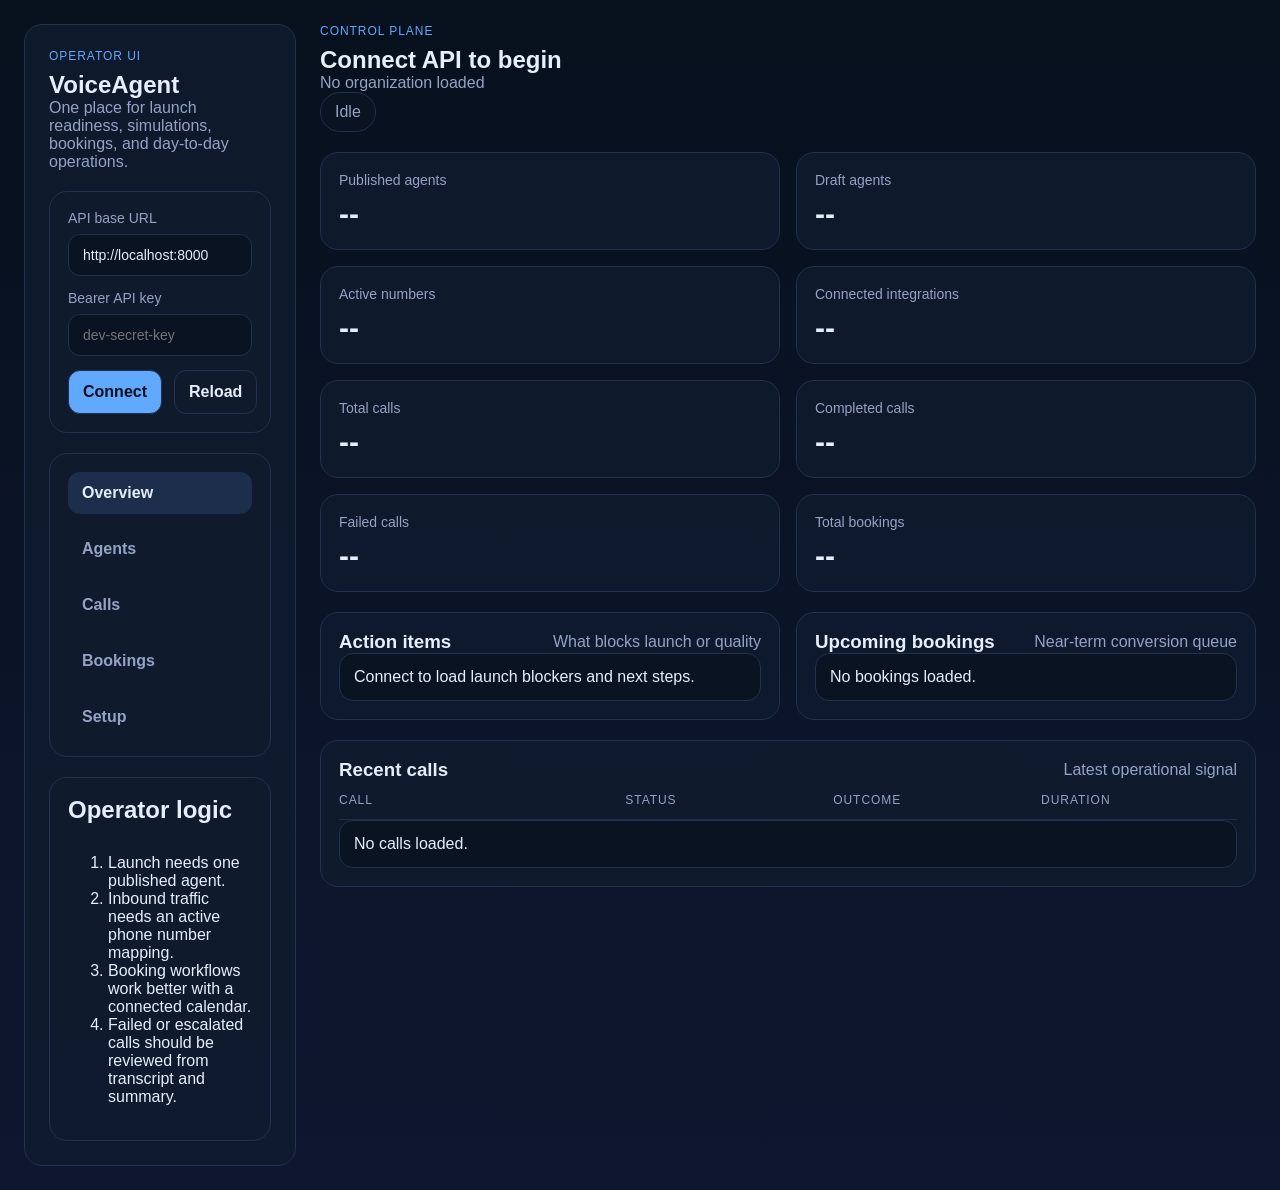
<file: apps/web/index.html>
<!DOCTYPE html>
<html lang="en">
  <head>
    <meta charset="UTF-8" />
    <meta name="viewport" content="width=device-width, initial-scale=1.0" />
    <title>VoiceAgent Control Plane</title>
    <meta
      name="description"
      content="VoiceAgent control plane for operators running agents, calls, bookings, phone numbers, and integrations."
    />
    <link rel="stylesheet" href="./styles.css" />
  </head>
  <body>
    <div class="shell">
      <aside class="sidebar">
        <div>
          <p class="eyebrow">Operator UI</p>
          <h1>VoiceAgent</h1>
          <p class="sidebar-copy">One place for launch readiness, simulations, bookings, and day-to-day operations.</p>
        </div>

        <form id="auth-form" class="panel auth-panel">
          <label>
            API base URL
            <input id="api-base" type="url" value="http://localhost:8000" required />
          </label>
          <label>
            Bearer API key
            <input id="api-key" type="password" placeholder="dev-secret-key" required />
          </label>
          <div class="button-row">
            <button type="submit">Connect</button>
            <button id="reload-button" type="button" class="button-secondary">Reload</button>
          </div>
        </form>

        <nav class="panel nav-panel" id="nav-tabs">
          <button type="button" class="nav-button active" data-tab-target="overview">Overview</button>
          <button type="button" class="nav-button" data-tab-target="agents">Agents</button>
          <button type="button" class="nav-button" data-tab-target="calls">Calls</button>
          <button type="button" class="nav-button" data-tab-target="bookings">Bookings</button>
          <button type="button" class="nav-button" data-tab-target="setup">Setup</button>
        </nav>

        <div class="panel notes-panel">
          <h2>Operator logic</h2>
          <ol>
            <li>Launch needs one published agent.</li>
            <li>Inbound traffic needs an active phone number mapping.</li>
            <li>Booking workflows work better with a connected calendar.</li>
            <li>Failed or escalated calls should be reviewed from transcript and summary.</li>
          </ol>
        </div>
      </aside>

      <main class="content">
        <header class="hero">
          <div>
            <p class="eyebrow">Control plane</p>
            <h2 id="org-name">Connect API to begin</h2>
            <p id="org-slug" class="muted">No organization loaded</p>
          </div>
          <div class="hero-actions">
            <span id="status-pill" class="status-pill">Idle</span>
          </div>
        </header>

        <section id="error-banner" class="banner banner-error hidden"></section>
        <section id="success-banner" class="banner banner-success hidden"></section>

        <section class="tab-section active" data-tab="overview">
          <section class="grid" id="snapshot-grid"></section>

          <section class="two-column">
            <div class="panel">
              <div class="section-head">
                <h3>Action items</h3>
                <span>What blocks launch or quality</span>
              </div>
              <div id="action-items" class="list"></div>
            </div>
            <div class="panel">
              <div class="section-head">
                <h3>Upcoming bookings</h3>
                <span>Near-term conversion queue</span>
              </div>
              <div id="overview-bookings" class="list"></div>
            </div>
          </section>

          <section class="panel">
            <div class="section-head">
              <h3>Recent calls</h3>
              <span>Latest operational signal</span>
            </div>
            <div id="overview-calls" class="table"></div>
          </section>
        </section>

        <section class="tab-section" data-tab="agents">
          <section class="two-column">
            <form id="agent-form" class="panel form-panel">
              <div class="section-head">
                <h3>Create agent</h3>
                <span>Draft from a template, optionally publish</span>
              </div>
              <label>
                Template
                <select id="agent-template" required></select>
              </label>
              <label>
                Agent name
                <input id="agent-name" type="text" placeholder="Front Desk" required />
              </label>
              <label>
                Timezone
                <input id="agent-timezone" type="text" value="Asia/Almaty" required />
              </label>
              <label>
                Default language
                <input id="agent-language" type="text" value="ru" required />
              </label>
              <label>
                Business hours
                <input id="agent-hours" type="text" value="09:00-18:00" required />
              </label>
              <label class="checkbox-row">
                <input id="agent-publish" type="checkbox" />
                Publish immediately after creation
              </label>
              <button type="submit">Create agent</button>
            </form>

            <div class="panel">
              <div class="section-head">
                <h3>Agent roster</h3>
                <span>Drafts, published versions, and next actions</span>
              </div>
              <div id="agents-list" class="table"></div>
            </div>
          </section>
        </section>

        <section class="tab-section" data-tab="calls">
          <section class="two-column calls-grid">
            <form id="call-form" class="panel form-panel">
              <div class="section-head">
                <h3>Run test call</h3>
                <span>Exercise STT - LLM - TTS from the control plane</span>
              </div>
              <label>
                Agent
                <select id="call-agent" required></select>
              </label>
              <label>
                Phone number mapping
                <select id="call-phone-number"></select>
              </label>
              <label>
                Caller number
                <input id="call-from-number" type="text" value="+77011234567" required />
              </label>
              <label>
                Destination number
                <input id="call-to-number" type="text" value="+77021234567" required />
              </label>
              <label>
                Voice
                <input id="call-voice" type="text" value="alloy" required />
              </label>
              <label>
                Caller message
                <textarea id="call-input" rows="4" required>I would like to book an appointment tomorrow after lunch.</textarea>
              </label>
              <label>
                Completion outcome
                <select id="call-outcome">
                  <option value="faq_resolved">faq_resolved</option>
                  <option value="booking_created">booking_created</option>
                  <option value="lead_captured">lead_captured</option>
                  <option value="escalated">escalated</option>
                  <option value="abandoned">abandoned</option>
                  <option value="failed">failed</option>
                </select>
              </label>
              <label>
                Simulated duration (seconds)
                <input id="call-duration" type="number" min="5" value="90" required />
              </label>
              <label class="checkbox-row">
                <input id="call-auto-complete" type="checkbox" checked />
                Auto-complete the simulated call
              </label>
              <button type="submit">Run simulation</button>
            </form>

            <div class="panel">
              <div class="section-head">
                <h3>Call inspector</h3>
                <span>Transcript, summary, and runtime output</span>
              </div>
              <div id="call-inspector" class="inspector"></div>
            </div>
          </section>

          <section class="panel">
            <div class="section-head">
              <h3>Recent calls</h3>
              <span>Inspect failures, durations, and summaries</span>
            </div>
            <div id="calls-list" class="table"></div>
          </section>
        </section>

        <section class="tab-section" data-tab="bookings">
          <section class="two-column">
            <form id="booking-form" class="panel form-panel">
              <div class="section-head">
                <h3>Create booking</h3>
                <span>Manual fallback when an operator needs to intervene</span>
              </div>
              <label>
                Agent
                <select id="booking-agent" required></select>
              </label>
              <label>
                Contact name
                <input id="booking-name" type="text" placeholder="Alina" required />
              </label>
              <label>
                Contact phone
                <input id="booking-phone" type="text" value="+77011234567" required />
              </label>
              <label>
                Service
                <input id="booking-service" type="text" value="consultation" required />
              </label>
              <label>
                Start at
                <input id="booking-start" type="datetime-local" required />
              </label>
              <div class="button-row">
                <button type="submit">Create booking</button>
                <button id="booking-refresh-slots" type="button" class="button-secondary">Refresh slots</button>
              </div>
            </form>

            <div class="panel">
              <div class="section-head">
                <h3>Suggested availability</h3>
                <span id="availability-meta">Select an agent to inspect upcoming availability.</span>
              </div>
              <div id="availability-list" class="list"></div>
            </div>
          </section>

          <section class="panel">
            <div class="section-head">
              <h3>Bookings queue</h3>
              <span>Confirmed, rescheduled, and cancelled appointments</span>
            </div>
            <div id="bookings-list" class="table"></div>
          </section>
        </section>

        <section class="tab-section" data-tab="setup">
          <section class="two-column">
            <form id="phone-form" class="panel form-panel">
              <div class="section-head">
                <h3>Phone number</h3>
                <span>Attach routing targets for inbound voice traffic</span>
              </div>
              <label>
                Provider
                <input id="phone-provider" type="text" value="stub" required />
              </label>
              <label>
                Number
                <input id="phone-number" type="text" value="+15551234567" required />
              </label>
              <label>
                Label
                <input id="phone-label" type="text" value="Front Desk" required />
              </label>
              <label>
                Status
                <select id="phone-status">
                  <option value="active">active</option>
                  <option value="inactive">inactive</option>
                </select>
              </label>
              <button type="submit">Save number</button>
            </form>

            <form id="integration-form" class="panel form-panel">
              <div class="section-head">
                <h3>Integration</h3>
                <span>Calendar connectivity for booking workflows</span>
              </div>
              <label>
                Provider
                <select id="integration-provider">
                  <option value="calendar">calendar</option>
                </select>
              </label>
              <label>
                Calendar identifier
                <input id="integration-reference" type="text" value="cal_primary" required />
              </label>
              <button type="submit">Connect integration</button>
            </form>
          </section>

          <section class="two-column">
            <div class="panel">
              <div class="section-head">
                <h3>Phone numbers</h3>
                <span>Activate or disable traffic routes</span>
              </div>
              <div id="phone-list" class="table"></div>
            </div>
            <div class="panel">
              <div class="section-head">
                <h3>Integrations</h3>
                <span>Connected providers and health checks</span>
              </div>
              <div id="integrations-list" class="table"></div>
            </div>
          </section>
        </section>
      </main>
    </div>

    <script type="module" src="./app.js"></script>
  </body>
</html>
</file>
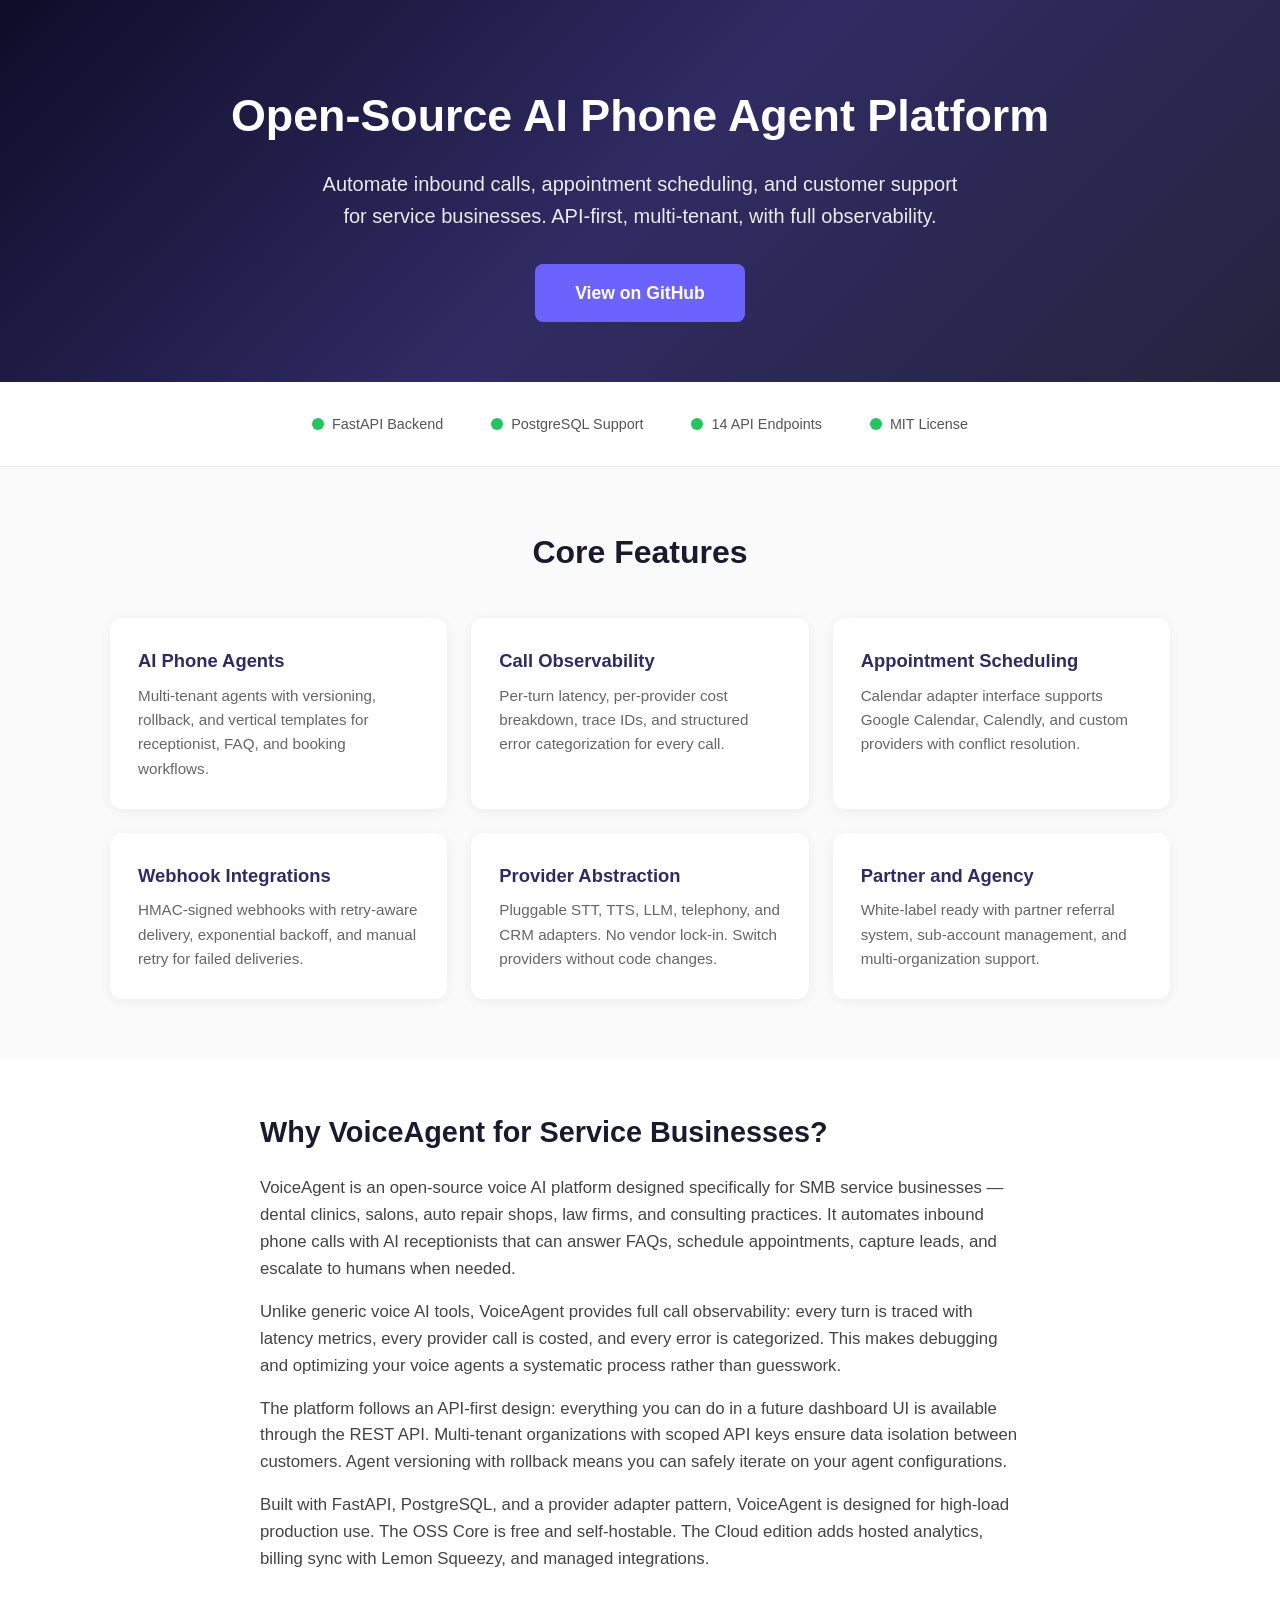
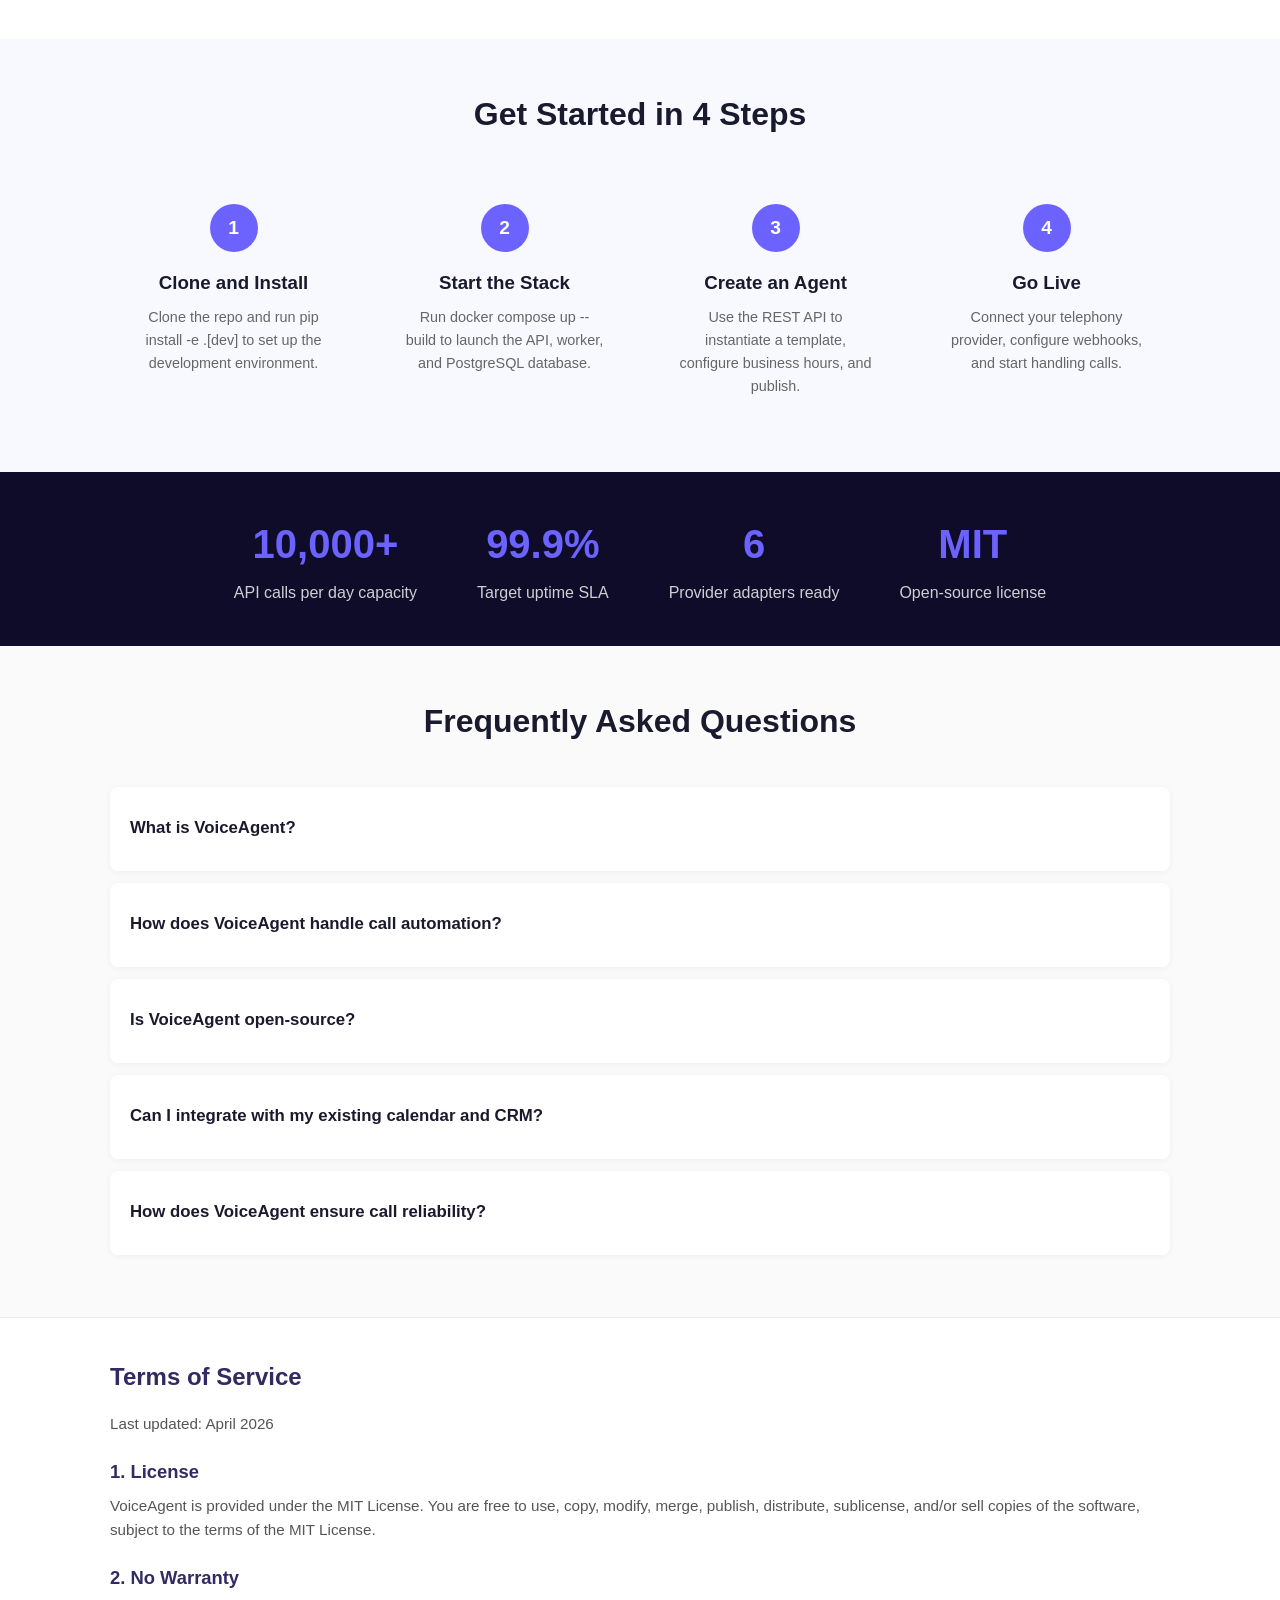
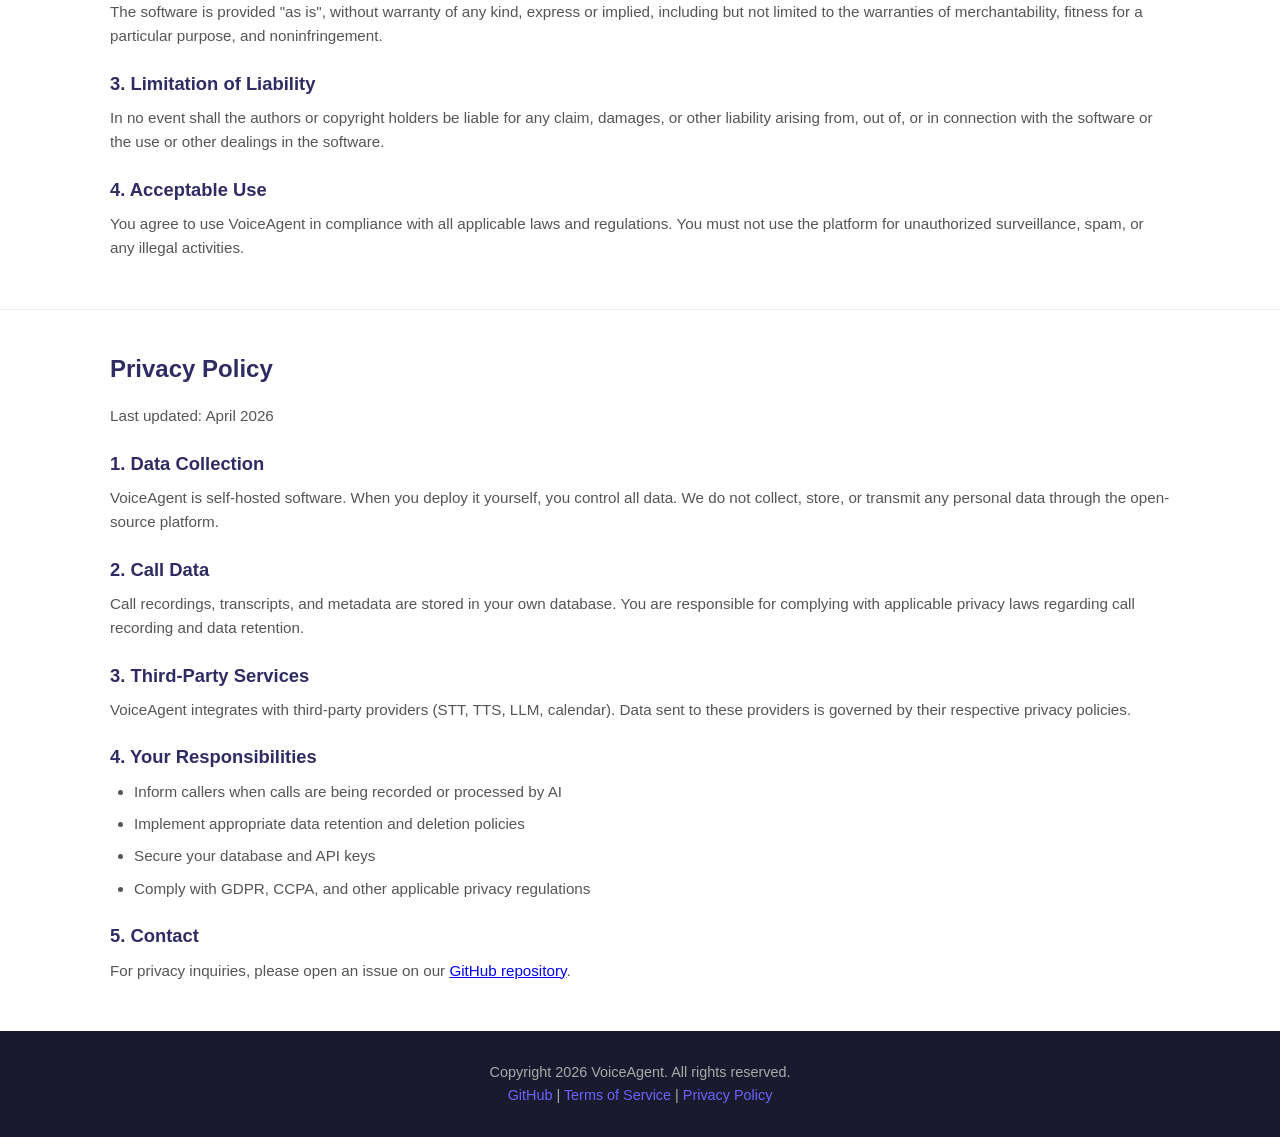
<file: landing.html>
<!DOCTYPE html>
<html lang="en">
<head>
    <meta charset="UTF-8">
    <meta name="viewport" content="width=device-width, initial-scale=1.0">
    <title>VoiceAgent — Open-Source AI Phone Agent Platform for SMBs</title>
    <meta name="description" content="Open-source voice AI platform for SMBs. Automate inbound calls, bookings, and support with AI phone agents. FastAPI, multi-tenant, API-first.">
    <meta name="keywords" content="voice ai, ai phone agent, call automation, appointment scheduling, open-source, voice bot, ai receptionist, fastapi, multi-tenant">
    <meta name="author" content="VoiceAgent">
    <meta name="publisher" content="VoiceAgent">
    <meta name="robots" content="index, follow">
    <link rel="canonical" href="https://homgorn.github.io/real-voice-agent-free/landing.html">
    <link rel="alternate" hreflang="en" href="https://homgorn.github.io/real-voice-agent-free/landing.html">
    <link rel="alternate" hreflang="x-default" href="https://homgorn.github.io/real-voice-agent-free/landing.html">

    <meta property="og:title" content="VoiceAgent — Open-Source AI Phone Agent Platform">
    <meta property="og:description" content="Automate inbound calls, bookings, and support with AI phone agents. Open-source, API-first, multi-tenant.">
    <meta property="og:type" content="website">
    <meta property="og:url" content="https://homgorn.github.io/real-voice-agent-free/landing.html">
    <meta property="og:locale" content="en_US">
    <meta property="og:site_name" content="VoiceAgent">
    <meta property="og:image" content="https://homgorn.github.io/real-voice-agent-free/og-image.svg">
    <meta property="og:image:width" content="1200">
    <meta property="og:image:height" content="630">
    <meta property="og:image:alt" content="VoiceAgent — Open-Source AI Phone Agent Platform">

    <meta name="twitter:card" content="summary_large_image">
    <meta name="twitter:site" content="@homgorn">
    <meta name="twitter:creator" content="@homgorn">
    <meta name="twitter:title" content="VoiceAgent — Open-Source AI Phone Agent Platform">
    <meta name="twitter:description" content="Automate inbound calls, bookings, and support with AI phone agents. Open-source, API-first, multi-tenant.">
    <meta name="twitter:image" content="https://homgorn.github.io/real-voice-agent-free/og-image.svg">
    <meta name="twitter:image:alt" content="VoiceAgent — Open-Source AI Phone Agent Platform">

    <link rel="icon" href="data:image/svg+xml,<svg xmlns='http://www.w3.org/2000/svg' viewBox='0 0 100 100'><rect width='100' height='100' rx='20' fill='%236c63ff'/><text x='50' y='68' font-size='50' text-anchor='middle' fill='white' font-family='sans-serif' font-weight='bold'>V</text></svg>">

    <script type="application/ld+json">
    {
      "@context": "https://schema.org",
      "@type": "WebApplication",
      "name": "VoiceAgent",
      "description": "Open-source voice AI platform for automating inbound calls, appointment scheduling, and customer support for SMB service businesses.",
      "url": "https://homgorn.github.io/real-voice-agent-free/landing.html",
      "applicationCategory": "DeveloperApplication",
      "operatingSystem": "Any",
      "offers": {
        "@type": "Offer",
        "price": "0",
        "priceCurrency": "USD"
      },
      "featureList": ["AI phone agents", "Appointment scheduling", "Call observability", "Multi-tenant API", "Vertical templates", "Webhook integrations"],
      "author": {
        "@type": "Organization",
        "name": "VoiceAgent",
        "url": "https://github.com/homgorn/real-voice-agent-free",
        "sameAs": ["https://github.com/homgorn/real-voice-agent-free"]
      },
      "publisher": {
        "@type": "Organization",
        "name": "VoiceAgent",
        "url": "https://github.com/homgorn/real-voice-agent-free"
      }
    }
    </script>

    <script type="application/ld+json">
    {
      "@context": "https://schema.org",
      "@type": "WebSite",
      "name": "VoiceAgent",
      "url": "https://homgorn.github.io/real-voice-agent-free/landing.html",
      "publisher": {
        "@type": "Organization",
        "name": "VoiceAgent",
        "url": "https://github.com/homgorn/real-voice-agent-free"
      },
      "potentialAction": {
        "@type": "SearchAction",
        "target": "https://github.com/homgorn/real-voice-agent-free?q={search_term_string}",
        "query-input": "required name=search_term_string"
      }
    }
    </script>

    <script type="application/ld+json">
    {
      "@context": "https://schema.org",
      "@type": "FAQPage",
      "mainEntity": [
        {
          "@type": "Question",
          "name": "What is VoiceAgent?",
          "acceptedAnswer": {
            "@type": "Answer",
            "text": "VoiceAgent is an open-source voice AI platform that helps service businesses automate inbound calls, appointment scheduling, and customer support with AI phone agents. It provides an API-first core with vertical templates, observability, and integration hooks."
          }
        },
        {
          "@type": "Question",
          "name": "How does VoiceAgent handle call automation?",
          "acceptedAnswer": {
            "@type": "Answer",
            "text": "VoiceAgent uses a provider adapter layer for STT (speech-to-text), LLM (language model), and TTS (text-to-speech) to process calls turn-by-turn. Each call is tracked with trace IDs, per-turn latency, and cost breakdowns for full observability."
          }
        },
        {
          "@type": "Question",
          "name": "Is VoiceAgent open-source?",
          "acceptedAnswer": {
            "@type": "Answer",
            "text": "Yes, VoiceAgent is open-source under the MIT license. The core API, runtime orchestrator, and worker are freely available. A hosted Cloud edition adds analytics, billing sync, and managed integrations."
          }
        },
        {
          "@type": "Question",
          "name": "Can I integrate VoiceAgent with my existing calendar and CRM?",
          "acceptedAnswer": {
            "@type": "Answer",
            "text": "Yes. VoiceAgent has a provider adapter interface for calendar, CRM, telephony, and messaging integrations. You can connect Google Calendar, Calendly, HubSpot, and other services through the integrations API."
          }
        },
        {
          "@type": "Question",
          "name": "How does VoiceAgent ensure call reliability?",
          "acceptedAnswer": {
            "@type": "Answer",
            "text": "VoiceAgent provides idempotency protection for all critical operations, webhook delivery with retry-aware logic, agent versioning with rollback, and comprehensive error categorization."
          }
        }
      ]
    }
    </script>

    <script type="application/ld+json">
    {
      "@context": "https://schema.org",
      "@type": "HowTo",
      "name": "How to get started with VoiceAgent",
      "description": "Step-by-step guide to deploy and use VoiceAgent",
      "step": [
        {
          "@type": "HowToStep",
          "position": 1,
          "name": "Clone the repository",
          "text": "Clone the VoiceAgent repository from GitHub and install dependencies with pip install -e .[dev]"
        },
        {
          "@type": "HowToStep",
          "position": 2,
          "name": "Start the local stack",
          "text": "Run docker compose up --build to start the API, worker, and PostgreSQL database locally"
        },
        {
          "@type": "HowToStep",
          "position": 3,
          "name": "Create your first agent",
          "text": "Use the REST API to create an agent from a template, configure business hours, and publish to production"
        },
        {
          "@type": "HowToStep",
          "position": 4,
          "name": "Connect integrations",
          "text": "Connect your calendar provider, configure webhooks, and start handling inbound calls with AI agents"
        }
      ]
    }
    </script>

    <script type="application/ld+json">
    {
      "@context": "https://schema.org",
      "@type": "BreadcrumbList",
      "itemListElement": [
        {
          "@type": "ListItem",
          "position": 1,
          "name": "Home",
          "item": "https://homgorn.github.io/real-voice-agent-free/landing.html"
        }
      ]
    }
    </script>

    <script type="application/ld+json">
    {
      "@context": "https://schema.org",
      "@type": "SoftwareApplication",
      "name": "VoiceAgent",
      "operatingSystem": "Web",
      "applicationCategory": "DeveloperApplication",
      "offers": {
        "@type": "Offer",
        "price": "0",
        "priceCurrency": "USD"
      }
    }
    </script>

    <script type="application/ld+json">
    {
      "@context": "https://schema.org",
      "@type": "WebPage",
      "speakable": {
        "@type": "SpeakableSpecification",
        "cssSelector": [".hero h1", ".hero p", ".faq details", ".features h3"]
      }
    }
    </script>

    <style>
        *{margin:0;padding:0;box-sizing:border-box}
        body{font-family:-apple-system,BlinkMacSystemFont,'Segoe UI',Roboto,sans-serif;line-height:1.6;color:#1a1a2e;background:#fafafa}
        .container{max-width:1100px;margin:0 auto;padding:0 20px}
        .hero{text-align:center;padding:80px 20px 60px;background:linear-gradient(135deg,#0f0c29,#302b63,#24243e);color:#fff}
        .hero h1{font-size:2.8rem;margin-bottom:16px;font-weight:800}
        .hero p{font-size:1.25rem;opacity:0.9;max-width:650px;margin:0 auto 32px}
        .cta-btn{display:inline-block;padding:16px 40px;background:#6c63ff;color:#fff;text-decoration:none;border-radius:8px;font-weight:600;font-size:1.1rem;transition:transform .2s;min-height:48px;line-height:1.5}
        .cta-btn:hover{transform:translateY(-2px)}
        .status-bar{display:flex;justify-content:center;gap:32px;padding:20px;background:#fff;border-bottom:1px solid #eee;flex-wrap:wrap}
        .status-item{display:flex;align-items:center;gap:8px;font-size:0.9rem;color:#555;min-height:44px;padding:4px 8px}
        .status-dot{width:12px;height:12px;border-radius:50%;background:#22c55e;flex-shrink:0}
        .features{padding:60px 20px}
        .features h2{text-align:center;font-size:2rem;margin-bottom:40px}
        .features-grid{display:grid;grid-template-columns:repeat(auto-fit,minmax(300px,1fr));gap:24px}
        .feature-card{background:#fff;padding:28px;border-radius:12px;box-shadow:0 2px 12px rgba(0,0,0,0.06)}
        .feature-card h3{font-size:1.15rem;margin-bottom:8px;color:#302b63}
        .feature-card p{color:#666;font-size:0.95rem}
        .text-block{padding:50px 20px;background:#fff}
        .text-block .container{max-width:800px}
        .text-block h2{font-size:1.8rem;margin-bottom:20px}
        .text-block p{color:#444;margin-bottom:16px;font-size:1.05rem}
        .how-to{padding:50px 20px;background:#f8f9ff}
        .how-to h2{text-align:center;font-size:2rem;margin-bottom:40px}
        .steps{display:grid;grid-template-columns:repeat(auto-fit,minmax(220px,1fr));gap:24px}
        .step{text-align:center;padding:24px}
        .step-num{width:48px;height:48px;border-radius:50%;background:#6c63ff;color:#fff;display:flex;align-items:center;justify-content:center;margin:0 auto 16px;font-weight:700;font-size:1.2rem}
        .step h3{margin-bottom:8px}
        .step p{color:#666;font-size:0.9rem}
        .stats{padding:40px 20px;background:#0f0c29;color:#fff;text-align:center}
        .stats-grid{display:flex;justify-content:center;gap:60px;flex-wrap:wrap}
        .stat h3{font-size:2.5rem;font-weight:800;color:#6c63ff}
        .stat p{opacity:0.8;margin-top:4px}
        .faq{padding:50px 20px}
        .faq h2{text-align:center;font-size:2rem;margin-bottom:40px}
        .faq details{background:#fff;padding:20px;margin-bottom:12px;border-radius:8px;box-shadow:0 1px 6px rgba(0,0,0,0.05)}
        .faq summary{font-weight:600;cursor:pointer;font-size:1.05rem;min-height:44px;display:flex;align-items:center}
        .faq details p{margin-top:12px;color:#555}
        .legal{padding:40px 20px;background:#fff;border-top:1px solid #eee}
        .legal h2{font-size:1.5rem;margin-bottom:16px;color:#302b63}
        .legal h3{font-size:1.15rem;margin:20px 0 8px;color:#302b63}
        .legal p,.legal li{color:#555;margin-bottom:8px;font-size:0.95rem}
        .legal ul{padding-left:24px;margin-bottom:12px}
        footer{padding:30px 20px;text-align:center;background:#1a1a2e;color:#aaa;font-size:0.9rem}
        footer a{color:#6c63ff;text-decoration:none}
        .sr-only{position:absolute;width:1px;height:1px;overflow:hidden;clip:rect(0,0,0,0)}
        @media(max-width:768px){.hero h1{font-size:2rem}.stats-grid{gap:30px}}
    </style>
</head>
<body itemscope itemtype="https://schema.org/WebPage">
    <header class="hero" itemprop="mainContentOfPage">
        <div class="container">
            <h1 itemprop="headline">Open-Source AI Phone Agent Platform</h1>
            <p itemprop="description">Automate inbound calls, appointment scheduling, and customer support for service businesses. API-first, multi-tenant, with full observability.</p>
            <a href="https://github.com/homgorn/real-voice-agent-free" class="cta-btn" itemprop="url">View on GitHub</a>
        </div>
    </header>

    <nav class="status-bar" aria-label="System status">
        <span class="status-item"><span class="status-dot" aria-hidden="true"></span> FastAPI Backend</span>
        <span class="status-item"><span class="status-dot" aria-hidden="true"></span> PostgreSQL Support</span>
        <span class="status-item"><span class="status-dot" aria-hidden="true"></span> 14 API Endpoints</span>
        <span class="status-item"><span class="status-dot" aria-hidden="true"></span> MIT License</span>
    </nav>

    <main>
        <section class="features" aria-labelledby="features-heading">
            <div class="container">
                <h2 id="features-heading">Core Features</h2>
                <div class="features-grid">
                    <article class="feature-card"><h3>AI Phone Agents</h3><p>Multi-tenant agents with versioning, rollback, and vertical templates for receptionist, FAQ, and booking workflows.</p></article>
                    <article class="feature-card"><h3>Call Observability</h3><p>Per-turn latency, per-provider cost breakdown, trace IDs, and structured error categorization for every call.</p></article>
                    <article class="feature-card"><h3>Appointment Scheduling</h3><p>Calendar adapter interface supports Google Calendar, Calendly, and custom providers with conflict resolution.</p></article>
                    <article class="feature-card"><h3>Webhook Integrations</h3><p>HMAC-signed webhooks with retry-aware delivery, exponential backoff, and manual retry for failed deliveries.</p></article>
                    <article class="feature-card"><h3>Provider Abstraction</h3><p>Pluggable STT, TTS, LLM, telephony, and CRM adapters. No vendor lock-in. Switch providers without code changes.</p></article>
                    <article class="feature-card"><h3>Partner and Agency</h3><p>White-label ready with partner referral system, sub-account management, and multi-organization support.</p></article>
                </div>
            </div>
        </section>

        <section class="text-block" aria-labelledby="why-heading">
            <div class="container">
                <h2 id="why-heading">Why VoiceAgent for Service Businesses?</h2>
                <p>VoiceAgent is an open-source voice AI platform designed specifically for SMB service businesses — dental clinics, salons, auto repair shops, law firms, and consulting practices. It automates inbound phone calls with AI receptionists that can answer FAQs, schedule appointments, capture leads, and escalate to humans when needed.</p>
                <p>Unlike generic voice AI tools, VoiceAgent provides full call observability: every turn is traced with latency metrics, every provider call is costed, and every error is categorized. This makes debugging and optimizing your voice agents a systematic process rather than guesswork.</p>
                <p>The platform follows an API-first design: everything you can do in a future dashboard UI is available through the REST API. Multi-tenant organizations with scoped API keys ensure data isolation between customers. Agent versioning with rollback means you can safely iterate on your agent configurations.</p>
                <p>Built with FastAPI, PostgreSQL, and a provider adapter pattern, VoiceAgent is designed for high-load production use. The OSS Core is free and self-hostable. The Cloud edition adds hosted analytics, billing sync with Lemon Squeezy, and managed integrations.</p>
            </div>
        </section>

        <section class="how-to" aria-labelledby="howto-heading">
            <div class="container">
                <h2 id="howto-heading">Get Started in 4 Steps</h2>
                <div class="steps">
                    <div class="step"><div class="step-num" aria-hidden="true">1</div><h3>Clone and Install</h3><p>Clone the repo and run pip install -e .[dev] to set up the development environment.</p></div>
                    <div class="step"><div class="step-num" aria-hidden="true">2</div><h3>Start the Stack</h3><p>Run docker compose up --build to launch the API, worker, and PostgreSQL database.</p></div>
                    <div class="step"><div class="step-num" aria-hidden="true">3</div><h3>Create an Agent</h3><p>Use the REST API to instantiate a template, configure business hours, and publish.</p></div>
                    <div class="step"><div class="step-num" aria-hidden="true">4</div><h3>Go Live</h3><p>Connect your telephony provider, configure webhooks, and start handling calls.</p></div>
                </div>
            </div>
        </section>

        <section class="stats" aria-labelledby="stats-heading">
            <div class="container">
                <h2 id="stats-heading" class="sr-only">Platform Statistics</h2>
                <div class="stats-grid">
                    <div class="stat"><h3>10,000+</h3><p>API calls per day capacity</p></div>
                    <div class="stat"><h3>99.9%</h3><p>Target uptime SLA</p></div>
                    <div class="stat"><h3>6</h3><p>Provider adapters ready</p></div>
                    <div class="stat"><h3>MIT</h3><p>Open-source license</p></div>
                </div>
            </div>
        </section>

        <section class="faq" aria-labelledby="faq-heading">
            <div class="container">
                <h2 id="faq-heading">Frequently Asked Questions</h2>
                <details><summary>What is VoiceAgent?</summary><p>VoiceAgent is an open-source voice AI platform that helps service businesses automate inbound calls, appointment scheduling, and customer support with AI phone agents. It provides an API-first core with vertical templates, observability, and integration hooks.</p></details>
                <details><summary>How does VoiceAgent handle call automation?</summary><p>VoiceAgent uses a provider adapter layer for STT, LLM, and TTS to process calls turn-by-turn. Each call is tracked with trace IDs, per-turn latency, and cost breakdowns for full observability.</p></details>
                <details><summary>Is VoiceAgent open-source?</summary><p>Yes, VoiceAgent is open-source under the MIT license. The core API, runtime orchestrator, and worker are freely available. A hosted Cloud edition adds analytics, billing sync, and managed integrations.</p></details>
                <details><summary>Can I integrate with my existing calendar and CRM?</summary><p>Yes. VoiceAgent has a provider adapter interface for calendar, CRM, telephony, and messaging integrations. You can connect Google Calendar, Calendly, HubSpot, and other services through the integrations API.</p></details>
                <details><summary>How does VoiceAgent ensure call reliability?</summary><p>VoiceAgent provides idempotency protection for all critical operations, webhook delivery with retry-aware logic, agent versioning with rollback, and comprehensive error categorization.</p></details>
            </div>
        </section>

        <section class="legal" id="terms" aria-labelledby="terms-heading">
            <div class="container">
                <h2 id="terms-heading">Terms of Service</h2>
                <p>Last updated: April 2026</p>
                <h3>1. License</h3>
                <p>VoiceAgent is provided under the MIT License. You are free to use, copy, modify, merge, publish, distribute, sublicense, and/or sell copies of the software, subject to the terms of the MIT License.</p>
                <h3>2. No Warranty</h3>
                <p>The software is provided "as is", without warranty of any kind, express or implied, including but not limited to the warranties of merchantability, fitness for a particular purpose, and noninfringement.</p>
                <h3>3. Limitation of Liability</h3>
                <p>In no event shall the authors or copyright holders be liable for any claim, damages, or other liability arising from, out of, or in connection with the software or the use or other dealings in the software.</p>
                <h3>4. Acceptable Use</h3>
                <p>You agree to use VoiceAgent in compliance with all applicable laws and regulations. You must not use the platform for unauthorized surveillance, spam, or any illegal activities.</p>
            </div>
        </section>

        <section class="legal" id="privacy" aria-labelledby="privacy-heading">
            <div class="container">
                <h2 id="privacy-heading">Privacy Policy</h2>
                <p>Last updated: April 2026</p>
                <h3>1. Data Collection</h3>
                <p>VoiceAgent is self-hosted software. When you deploy it yourself, you control all data. We do not collect, store, or transmit any personal data through the open-source platform.</p>
                <h3>2. Call Data</h3>
                <p>Call recordings, transcripts, and metadata are stored in your own database. You are responsible for complying with applicable privacy laws regarding call recording and data retention.</p>
                <h3>3. Third-Party Services</h3>
                <p>VoiceAgent integrates with third-party providers (STT, TTS, LLM, calendar). Data sent to these providers is governed by their respective privacy policies.</p>
                <h3>4. Your Responsibilities</h3>
                <ul>
                    <li>Inform callers when calls are being recorded or processed by AI</li>
                    <li>Implement appropriate data retention and deletion policies</li>
                    <li>Secure your database and API keys</li>
                    <li>Comply with GDPR, CCPA, and other applicable privacy regulations</li>
                </ul>
                <h3>5. Contact</h3>
                <p>For privacy inquiries, please open an issue on our <a href="https://github.com/homgorn/real-voice-agent-free">GitHub repository</a>.</p>
            </div>
        </section>
    </main>

    <footer>
        <div class="container">
            <p>Copyright 2026 VoiceAgent. All rights reserved.</p>
            <p><a href="https://github.com/homgorn/real-voice-agent-free" rel="noopener noreferrer">GitHub</a> | <a href="#terms">Terms of Service</a> | <a href="#privacy">Privacy Policy</a></p>
        </div>
    </footer>
</body>
</html>
</file>
<file: apps/web/styles.css>
* {
  box-sizing: border-box;
}

:root {
  color-scheme: dark;
  --bg: #07101d;
  --panel: rgba(17, 27, 46, 0.88);
  --panel-border: #22314e;
  --text: #e7eefb;
  --muted: #94a3c4;
  --accent: #61a8ff;
  --accent-soft: rgba(97, 168, 255, 0.14);
}

body {
  margin: 0;
  min-height: 100vh;
  font-family: Inter, Arial, sans-serif;
  background: linear-gradient(180deg, #07101d 0%, #0f1730 100%);
  color: var(--text);
}

button,
input,
select,
textarea {
  font: inherit;
}

button {
  cursor: pointer;
}

.shell {
  display: grid;
  grid-template-columns: 320px 1fr;
  min-height: 100vh;
}

.sidebar,
.panel {
  background: var(--panel);
  border: 1px solid var(--panel-border);
  border-radius: 18px;
}

.sidebar {
  margin: 24px;
  padding: 24px;
  display: flex;
  flex-direction: column;
  gap: 20px;
}

h1,
h2,
h3,
p {
  margin: 0;
}

.eyebrow {
  margin-bottom: 8px;
  font-size: 12px;
  text-transform: uppercase;
  letter-spacing: 0.08em;
  color: var(--accent);
}

.sidebar-copy,
.muted,
.section-head span,
.list-item small,
.table-head,
.auth-panel label,
.form-panel label,
.inspector-card pre {
  color: var(--muted);
}

.auth-panel,
.notes-panel,
.nav-panel,
.form-panel {
  display: flex;
  flex-direction: column;
  gap: 14px;
}

.nav-panel {
  padding: 8px;
}

.nav-button {
  border: 0;
  background: transparent;
  color: var(--muted);
  text-align: left;
  padding: 12px 14px;
  border-radius: 12px;
}

.nav-button.active {
  background: var(--accent-soft);
  color: var(--text);
}

.panel,
.card {
  padding: 18px;
}

label {
  display: flex;
  flex-direction: column;
  gap: 8px;
  font-size: 14px;
}

input,
select,
textarea,
button {
  border-radius: 12px;
  border: 1px solid var(--panel-border);
  padding: 12px 14px;
}

input,
select,
textarea {
  background: #091321;
  color: var(--text);
}

textarea {
  resize: vertical;
}

button {
  background: var(--accent);
  color: #08101d;
  font-weight: 700;
}

.button-secondary,
.table-action,
.link-button {
  background: transparent;
  color: var(--text);
}

.button-row,
.hero-actions,
.checkbox-row,
.section-head,
.list-item header,
.inspector-head {
  display: flex;
  align-items: center;
}

.button-row,
.hero-actions {
  gap: 12px;
}

.checkbox-row {
  gap: 10px;
}

.checkbox-row input {
  width: auto;
  margin: 0;
}

.content {
  padding: 24px 24px 24px 0;
  display: flex;
  flex-direction: column;
  gap: 20px;
}

.hero,
.section-head,
.list-item header,
.inspector-head {
  justify-content: space-between;
}

.status-pill {
  padding: 10px 14px;
  border-radius: 999px;
  border: 1px solid var(--panel-border);
  background: #091321;
  color: var(--muted);
}

.banner {
  padding: 14px 16px;
  border-radius: 14px;
}

.banner-error {
  background: rgba(255, 107, 107, 0.12);
  border: 1px solid rgba(255, 107, 107, 0.35);
  color: #ffd0d0;
}

.banner-success {
  background: rgba(38, 194, 129, 0.12);
  border: 1px solid rgba(38, 194, 129, 0.35);
  color: #bff5d9;
}

.hidden {
  display: none;
}

.tab-section {
  display: none;
  flex-direction: column;
  gap: 20px;
}

.tab-section.active {
  display: flex;
}

.grid {
  display: grid;
  grid-template-columns: repeat(4, minmax(0, 1fr));
  gap: 16px;
}

.card strong {
  display: block;
  margin-top: 8px;
  font-size: 30px;
}

.card span {
  font-size: 14px;
  color: var(--muted);
}

.two-column {
  display: grid;
  grid-template-columns: repeat(2, minmax(0, 1fr));
  gap: 16px;
}

.list,
.inspector {
  display: flex;
  flex-direction: column;
  gap: 12px;
}

.list-item,
.inspector-card,
.empty-state {
  padding: 14px;
  background: #091321;
  border: 1px solid var(--panel-border);
  border-radius: 14px;
}

.badge {
  padding: 4px 8px;
  border-radius: 999px;
  font-size: 12px;
  text-transform: uppercase;
}

.badge.high,
.badge.failed,
.badge.escalated,
.badge.cancelled,
.badge.draft {
  background: rgba(255, 107, 107, 0.18);
  color: #ffb3b3;
}

.badge.medium,
.badge.rescheduled,
.badge.active {
  background: rgba(255, 176, 32, 0.2);
  color: #ffd38a;
}

.badge.low,
.badge.completed,
.badge.confirmed,
.badge.published {
  background: rgba(38, 194, 129, 0.18);
  color: #92f0c0;
}

.table {
  display: flex;
  flex-direction: column;
}

.table-row {
  display: grid;
  gap: 12px;
  padding: 12px 0;
  border-bottom: 1px solid rgba(148, 163, 196, 0.12);
}

.table-row:last-child {
  border-bottom: 0;
}

.table-row-4 {
  grid-template-columns: 1.4fr 1fr 1fr 1fr;
}

.table-head {
  font-size: 12px;
  text-transform: uppercase;
  letter-spacing: 0.08em;
}

.table-action,
.link-button {
  padding: 8px 12px;
  border: 1px solid var(--panel-border);
  border-radius: 10px;
}

code,
pre {
  font-family: Consolas, monospace;
}

pre {
  white-space: pre-wrap;
  margin: 0;
}

details summary {
  cursor: pointer;
  margin-bottom: 10px;
}

.empty-state {
  text-align: left;
}

@media (max-width: 1280px) {
  .grid {
    grid-template-columns: repeat(2, minmax(0, 1fr));
  }
}

@media (max-width: 1100px) {
  .shell,
  .two-column,
  .grid {
    grid-template-columns: 1fr;
  }

  .content {
    padding: 0 24px 24px;
  }
}
</file>
